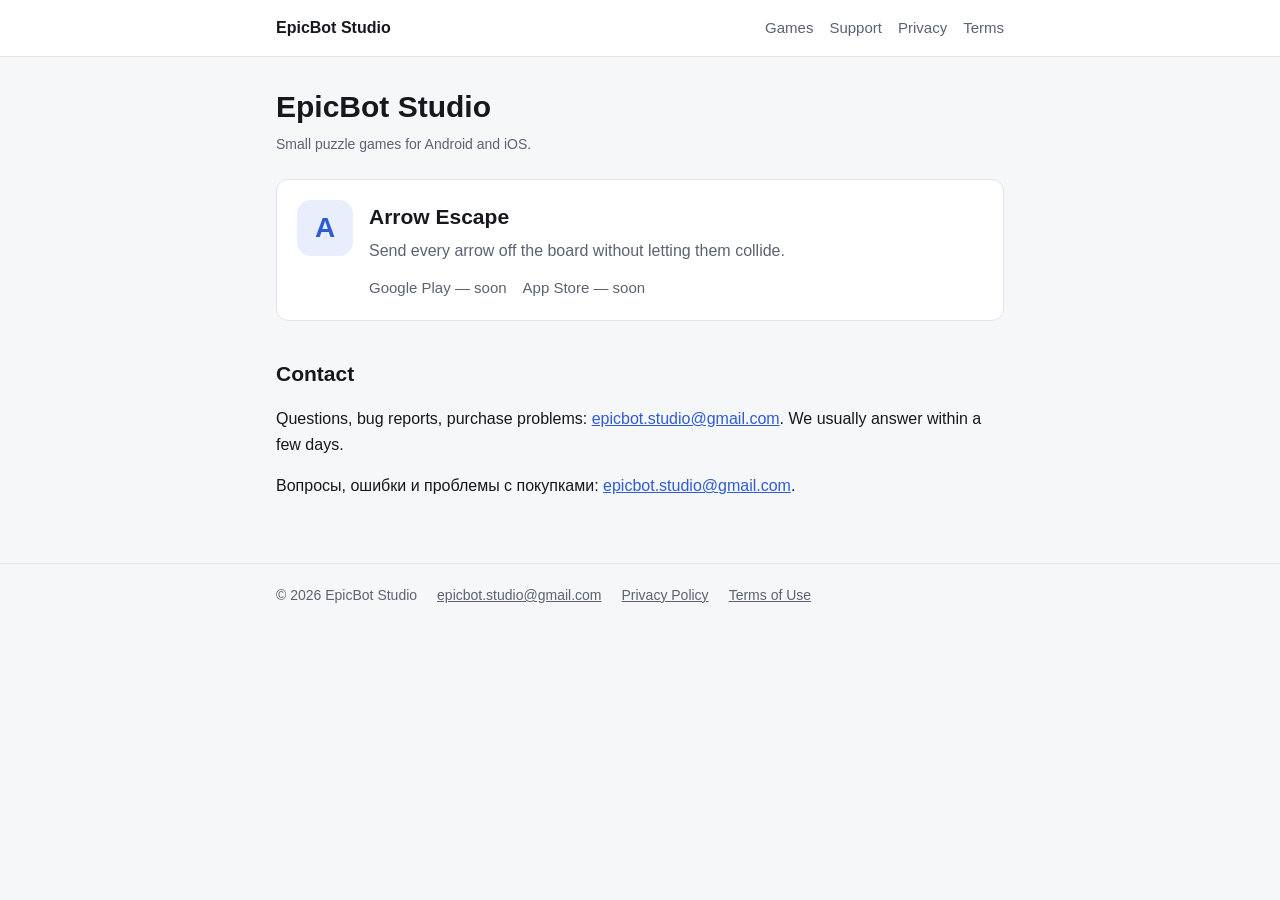
<file: index.html>
<!doctype html>
<html lang="en">
<head>
  <meta charset="utf-8">
  <meta name="viewport" content="width=device-width, initial-scale=1">
  <title>EpicBot Studio</title>
  <meta name="description" content="Mobile puzzle games by EpicBot Studio.">
  <link rel="stylesheet" href="style.css">
</head>
<body>
<header class="site">
  <div class="inner">
    <a class="brand" href="index.html">EpicBot Studio</a>
    <nav>
      <a href="index.html">Games</a>
      <a href="support.html">Support</a>
      <a href="privacy.html">Privacy</a>
      <a href="terms.html">Terms</a>
    </nav>
  </div>
</header>
<main>
  <h1>EpicBot Studio</h1>
  <p class="meta">Small puzzle games for Android and iOS.</p>

  <section class="card app-card">
    <div class="icon" aria-hidden="true">A</div>
    <div>
      <h2>Arrow Escape</h2>
      <p>Send every arrow off the board without letting them collide.</p>
      <div class="links">
        <span class="soon">Google Play — soon</span>
        <span class="soon">App Store — soon</span>
      </div>
    </div>
  </section>

  <h2>Contact</h2>
  <p>Questions, bug reports, purchase problems: <a href="mailto:epicbot.studio@gmail.com">epicbot.studio@gmail.com</a>. We usually answer within a few days.</p>
  <p lang="ru">Вопросы, ошибки и проблемы с покупками: <a href="mailto:epicbot.studio@gmail.com">epicbot.studio@gmail.com</a>.</p>
</main>
<footer class="site">
  <div class="inner">
    <span>© 2026 EpicBot Studio</span>
    <a href="mailto:epicbot.studio@gmail.com">epicbot.studio@gmail.com</a>
    <a href="privacy.html">Privacy Policy</a>
    <a href="terms.html">Terms of Use</a>
  </div>
</footer>
</body>
</html>
</file>
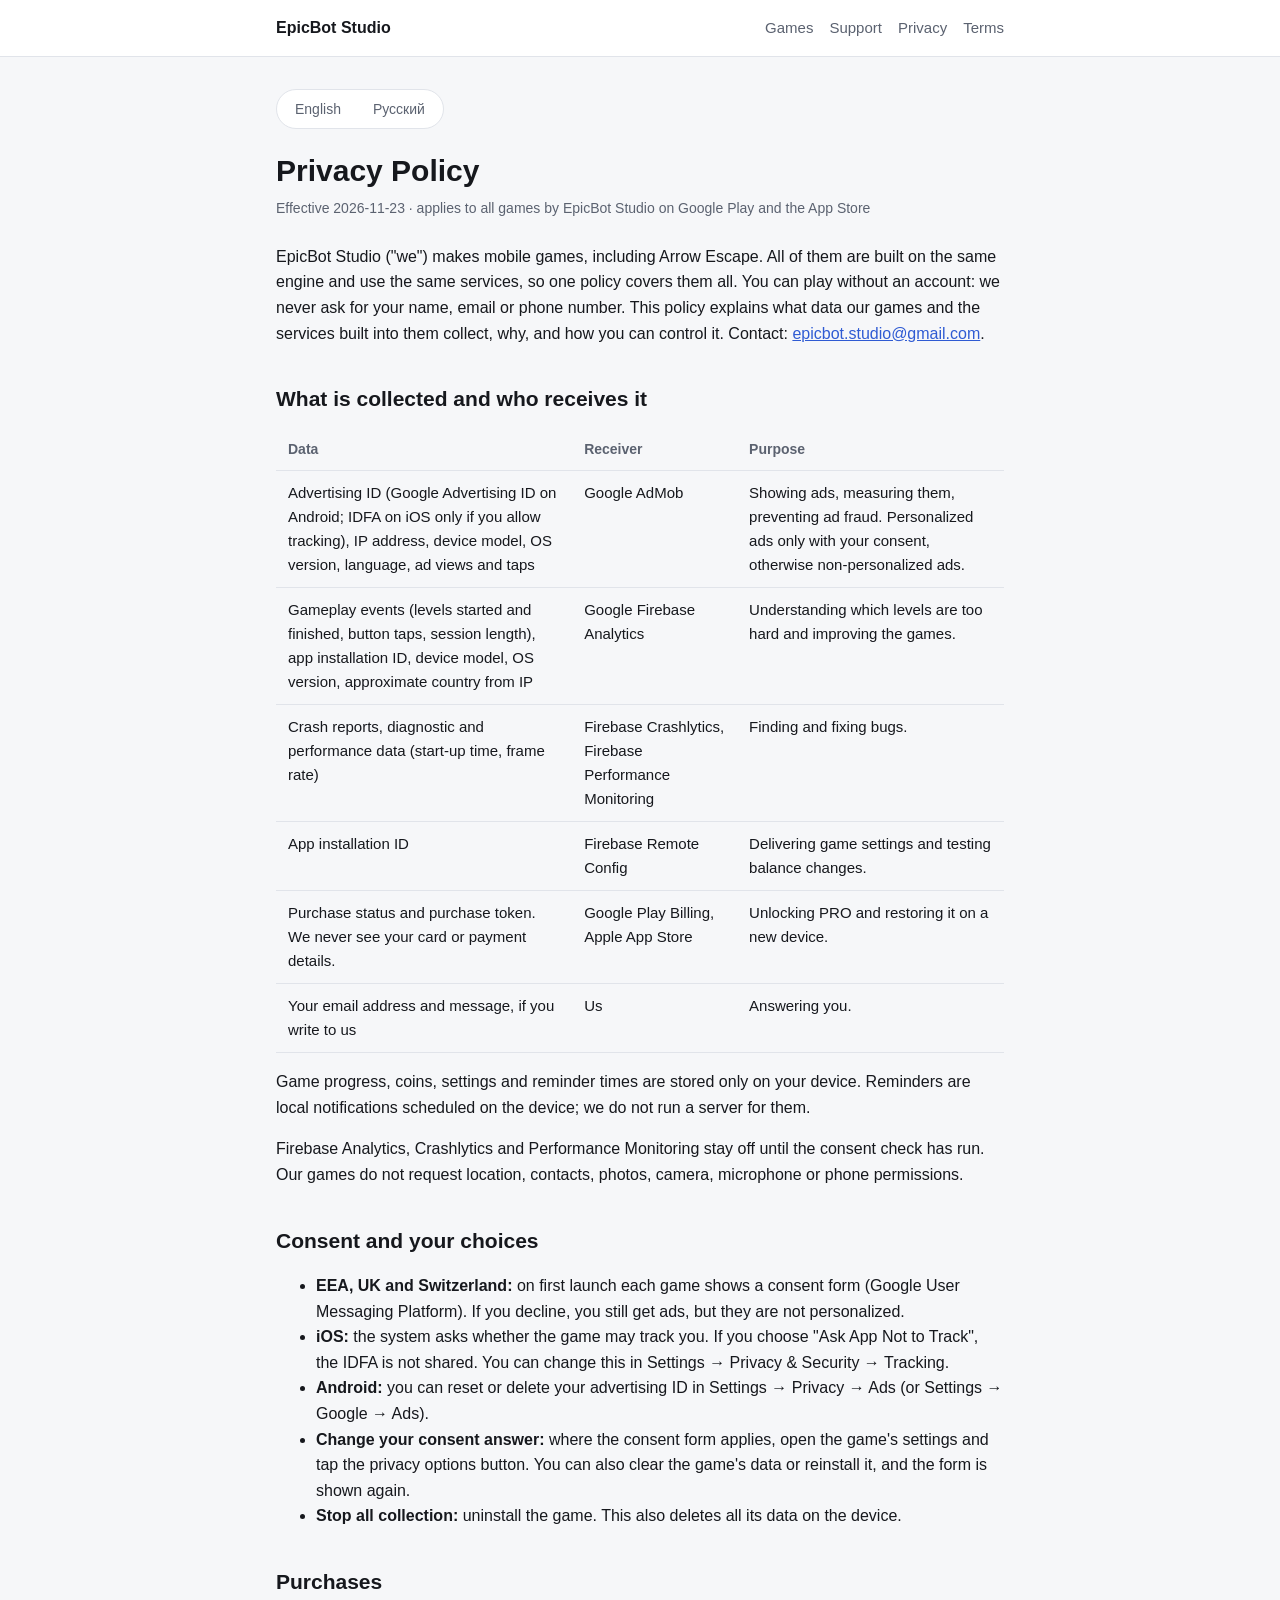
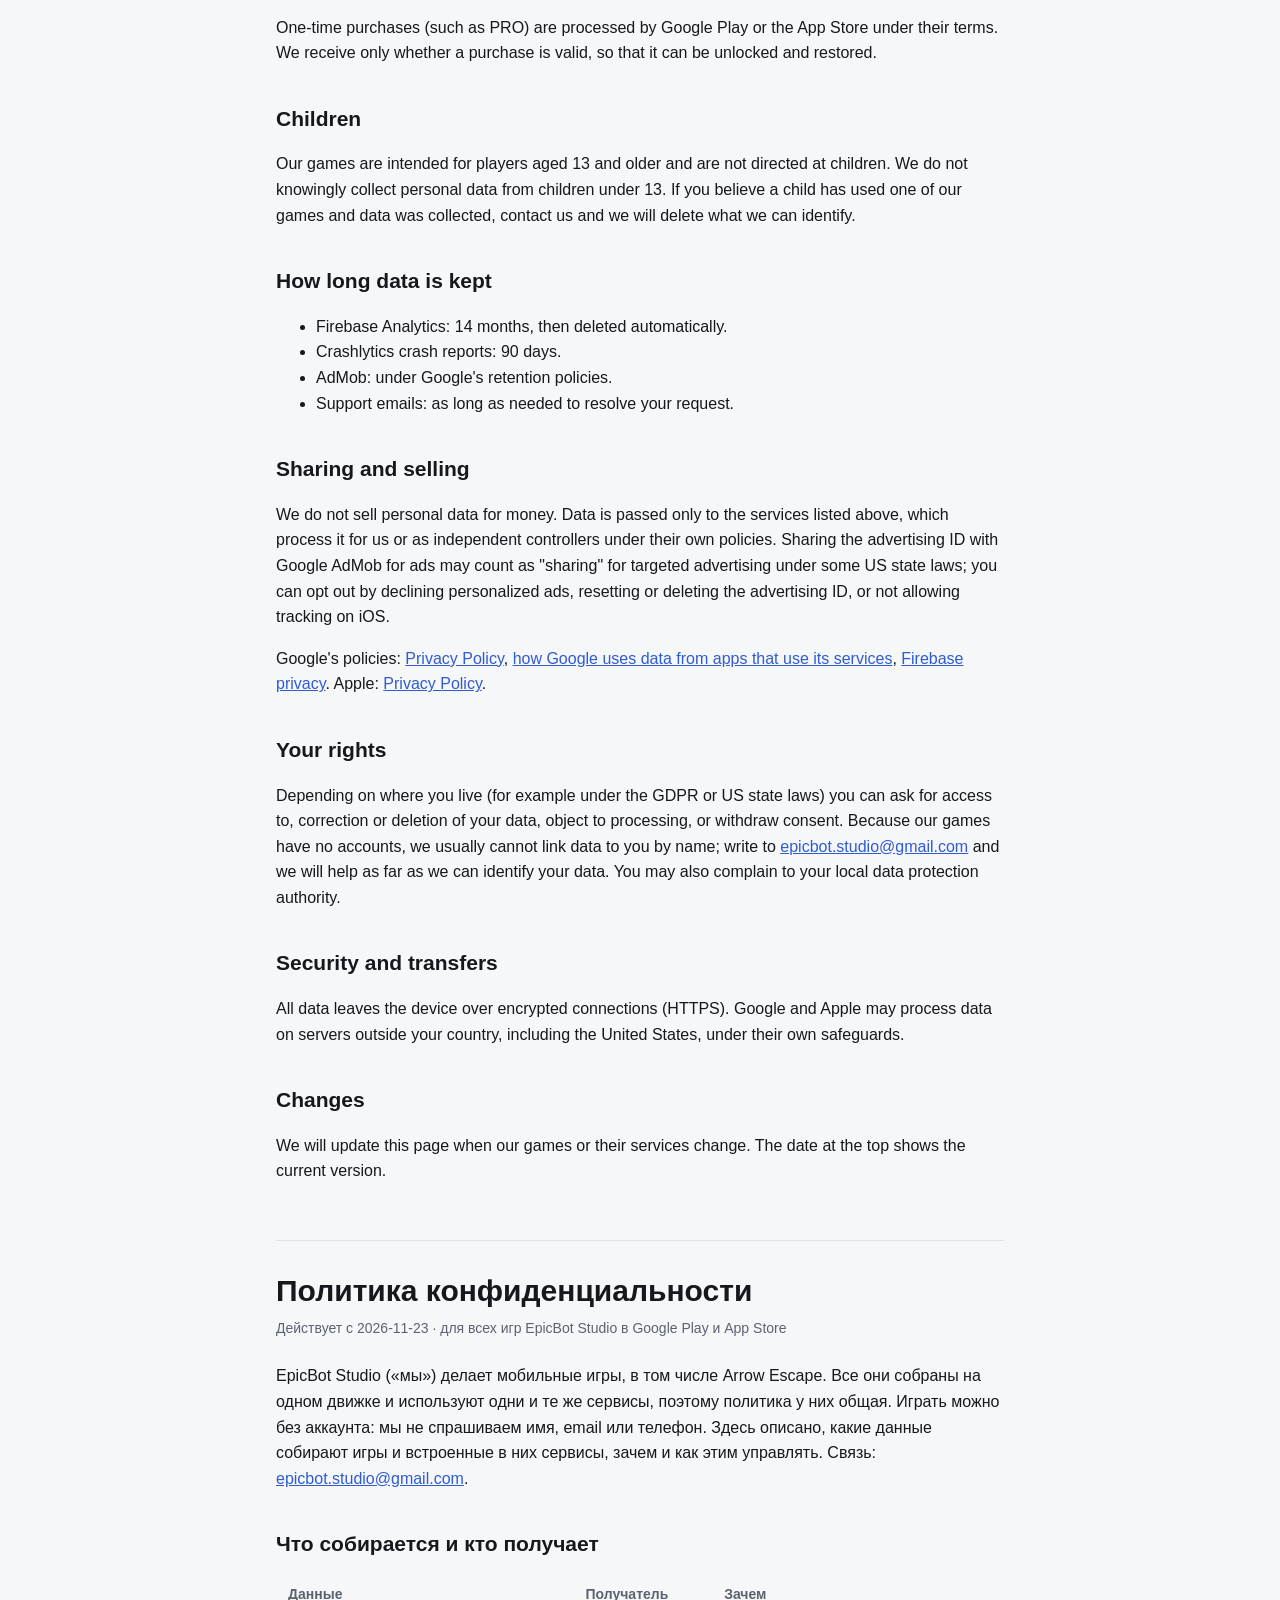
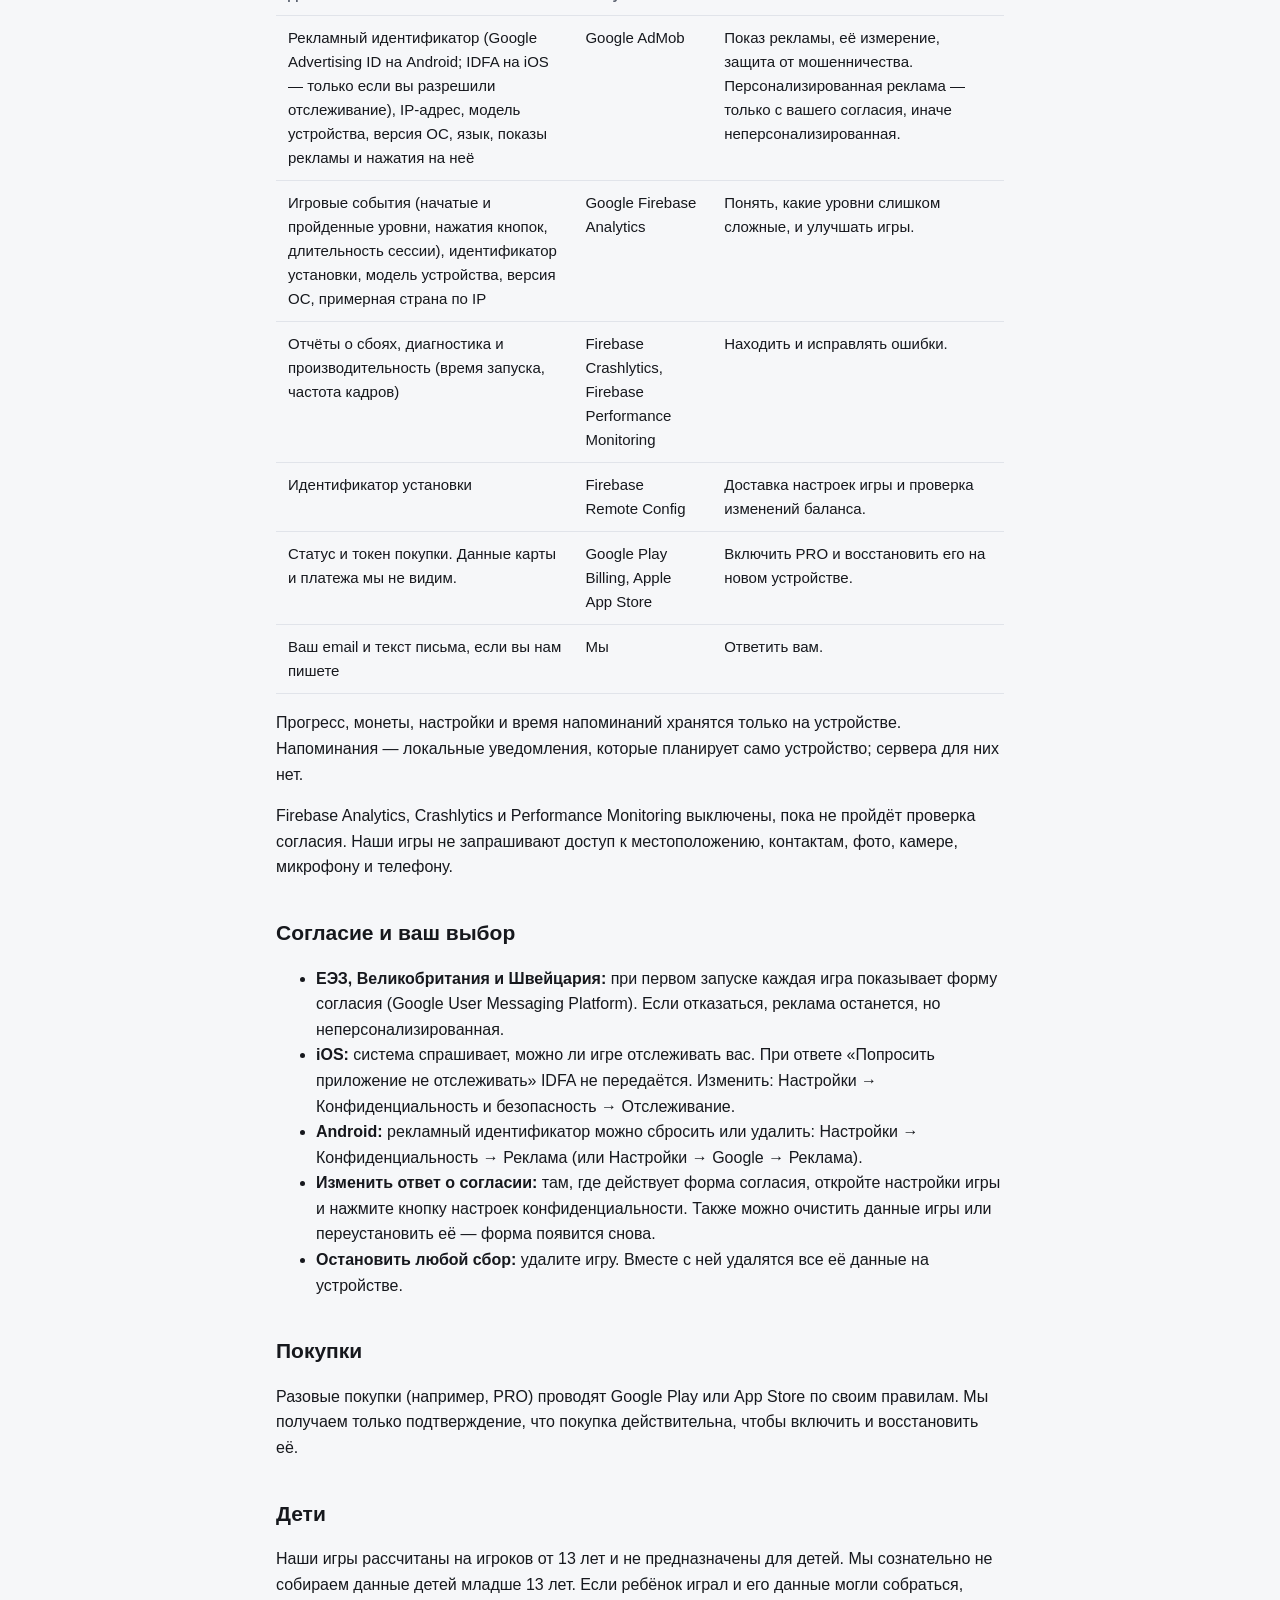
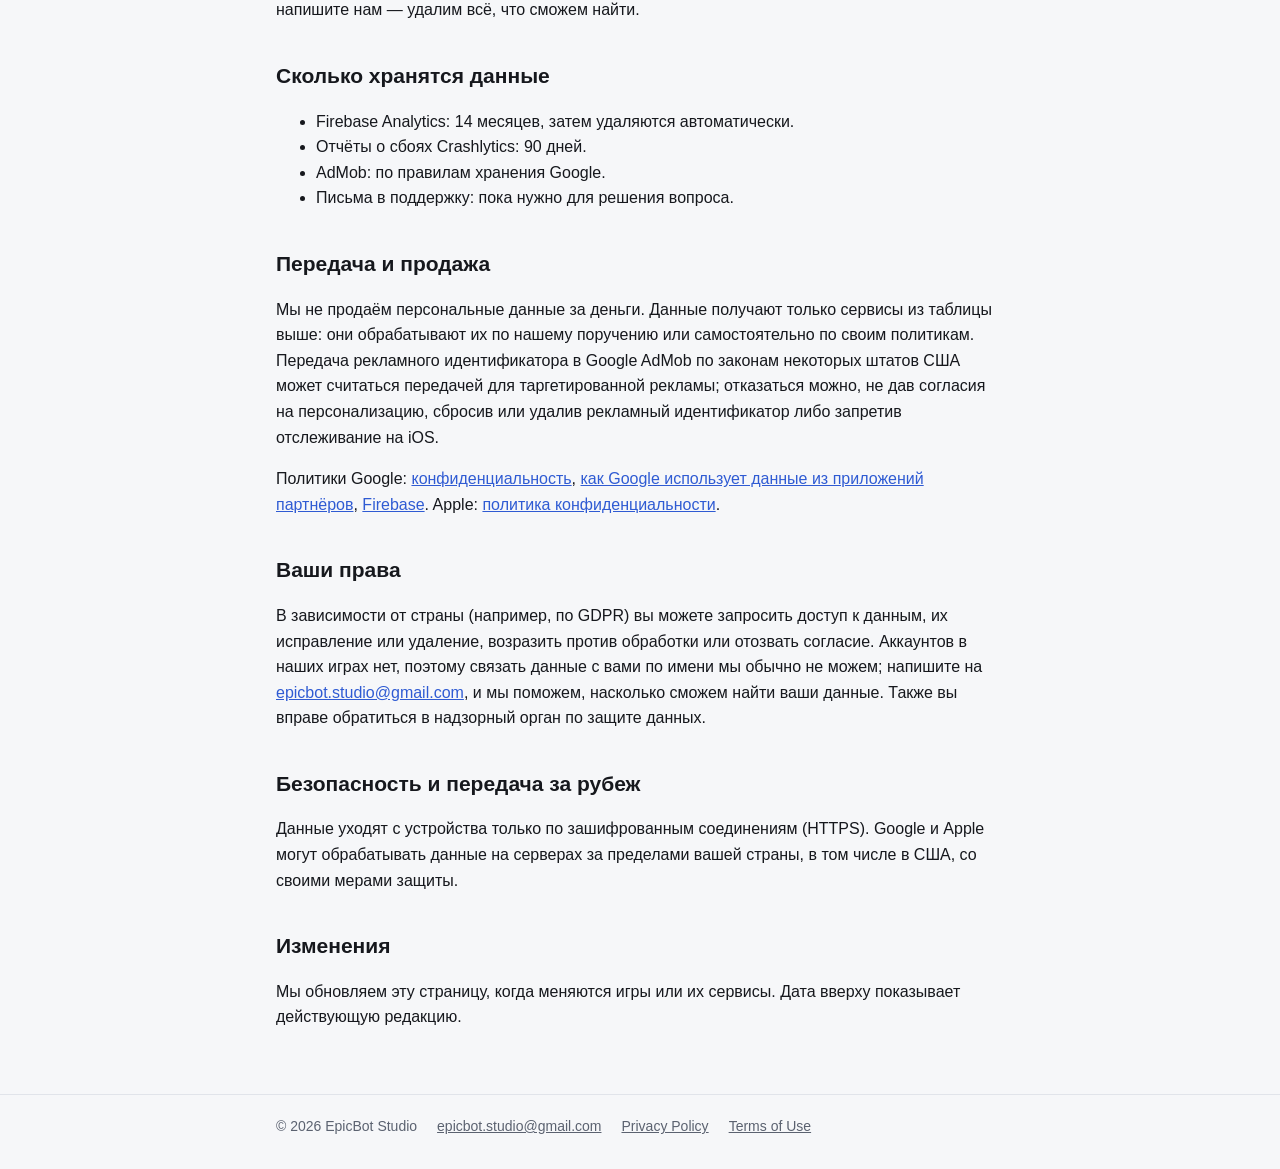
<file: privacy.html>
<!doctype html>
<html lang="en">
<head>
  <meta charset="utf-8">
  <meta name="viewport" content="width=device-width, initial-scale=1">
  <title>Privacy Policy · EpicBot Studio</title>
  <meta name="description" content="What data games by EpicBot Studio collect, who receives it and how to control it.">
  <link rel="stylesheet" href="style.css">
</head>
<body>
<header class="site">
  <div class="inner">
    <a class="brand" href="index.html">EpicBot Studio</a>
    <nav>
      <a href="index.html">Games</a>
      <a href="support.html">Support</a>
      <a href="privacy.html">Privacy</a>
      <a href="terms.html">Terms</a>
    </nav>
  </div>
</header>
<main>
  <nav class="lang-switch" aria-label="Language">
    <a href="#en">English</a>
    <a href="#ru">Русский</a>
  </nav>

  <article id="en">
    <h1>Privacy Policy</h1>
    <p class="meta">Effective 2026-11-23 · applies to all games by EpicBot Studio on Google Play and the App Store</p>

    <p>EpicBot Studio ("we") makes mobile games, including Arrow Escape. All of them are built on the same engine and use the same services, so one policy covers them all. You can play without an account: we never ask for your name, email or phone number. This policy explains what data our games and the services built into them collect, why, and how you can control it. Contact: <a href="mailto:epicbot.studio@gmail.com">epicbot.studio@gmail.com</a>.</p>

    <h2>What is collected and who receives it</h2>
    <div class="table-wrap">
      <table>
        <thead><tr><th>Data</th><th>Receiver</th><th>Purpose</th></tr></thead>
        <tbody>
          <tr>
            <td>Advertising ID (Google Advertising ID on Android; IDFA on iOS only if you allow tracking), IP address, device model, OS version, language, ad views and taps</td>
            <td>Google AdMob</td>
            <td>Showing ads, measuring them, preventing ad fraud. Personalized ads only with your consent, otherwise non-personalized ads.</td>
          </tr>
          <tr>
            <td>Gameplay events (levels started and finished, button taps, session length), app installation ID, device model, OS version, approximate country from IP</td>
            <td>Google Firebase Analytics</td>
            <td>Understanding which levels are too hard and improving the games.</td>
          </tr>
          <tr>
            <td>Crash reports, diagnostic and performance data (start-up time, frame rate)</td>
            <td>Firebase Crashlytics, Firebase Performance Monitoring</td>
            <td>Finding and fixing bugs.</td>
          </tr>
          <tr>
            <td>App installation ID</td>
            <td>Firebase Remote Config</td>
            <td>Delivering game settings and testing balance changes.</td>
          </tr>
          <tr>
            <td>Purchase status and purchase token. We never see your card or payment details.</td>
            <td>Google Play Billing, Apple App Store</td>
            <td>Unlocking PRO and restoring it on a new device.</td>
          </tr>
          <tr>
            <td>Your email address and message, if you write to us</td>
            <td>Us</td>
            <td>Answering you.</td>
          </tr>
        </tbody>
      </table>
    </div>
    <p>Game progress, coins, settings and reminder times are stored only on your device. Reminders are local notifications scheduled on the device; we do not run a server for them.</p>
    <p>Firebase Analytics, Crashlytics and Performance Monitoring stay off until the consent check has run. Our games do not request location, contacts, photos, camera, microphone or phone permissions.</p>

    <h2>Consent and your choices</h2>
    <ul>
      <li><strong>EEA, UK and Switzerland:</strong> on first launch each game shows a consent form (Google User Messaging Platform). If you decline, you still get ads, but they are not personalized.</li>
      <li><strong>iOS:</strong> the system asks whether the game may track you. If you choose "Ask App Not to Track", the IDFA is not shared. You can change this in Settings → Privacy &amp; Security → Tracking.</li>
      <li><strong>Android:</strong> you can reset or delete your advertising ID in Settings → Privacy → Ads (or Settings → Google → Ads).</li>
      <li><strong>Change your consent answer:</strong> where the consent form applies, open the game's settings and tap the privacy options button. You can also clear the game's data or reinstall it, and the form is shown again.</li>
      <li><strong>Stop all collection:</strong> uninstall the game. This also deletes all its data on the device.</li>
    </ul>

    <h2>Purchases</h2>
    <p>One-time purchases (such as PRO) are processed by Google Play or the App Store under their terms. We receive only whether a purchase is valid, so that it can be unlocked and restored.</p>

    <h2>Children</h2>
    <p>Our games are intended for players aged 13 and older and are not directed at children. We do not knowingly collect personal data from children under 13. If you believe a child has used one of our games and data was collected, contact us and we will delete what we can identify.</p>

    <h2>How long data is kept</h2>
    <ul>
      <li>Firebase Analytics: 14 months, then deleted automatically.</li>
      <li>Crashlytics crash reports: 90 days.</li>
      <li>AdMob: under Google's retention policies.</li>
      <li>Support emails: as long as needed to resolve your request.</li>
    </ul>

    <h2>Sharing and selling</h2>
    <p>We do not sell personal data for money. Data is passed only to the services listed above, which process it for us or as independent controllers under their own policies. Sharing the advertising ID with Google AdMob for ads may count as "sharing" for targeted advertising under some US state laws; you can opt out by declining personalized ads, resetting or deleting the advertising ID, or not allowing tracking on iOS.</p>
    <p>Google's policies: <a href="https://policies.google.com/privacy">Privacy Policy</a>, <a href="https://policies.google.com/technologies/partner-sites">how Google uses data from apps that use its services</a>, <a href="https://firebase.google.com/support/privacy">Firebase privacy</a>. Apple: <a href="https://www.apple.com/legal/privacy/">Privacy Policy</a>.</p>

    <h2>Your rights</h2>
    <p>Depending on where you live (for example under the GDPR or US state laws) you can ask for access to, correction or deletion of your data, object to processing, or withdraw consent. Because our games have no accounts, we usually cannot link data to you by name; write to <a href="mailto:epicbot.studio@gmail.com">epicbot.studio@gmail.com</a> and we will help as far as we can identify your data. You may also complain to your local data protection authority.</p>

    <h2>Security and transfers</h2>
    <p>All data leaves the device over encrypted connections (HTTPS). Google and Apple may process data on servers outside your country, including the United States, under their own safeguards.</p>

    <h2>Changes</h2>
    <p>We will update this page when our games or their services change. The date at the top shows the current version.</p>
  </article>

  <hr class="lang">

  <article id="ru" lang="ru">
    <h1>Политика конфиденциальности</h1>
    <p class="meta">Действует с 2026-11-23 · для всех игр EpicBot Studio в Google Play и App Store</p>

    <p>EpicBot Studio («мы») делает мобильные игры, в том числе Arrow Escape. Все они собраны на одном движке и используют одни и те же сервисы, поэтому политика у них общая. Играть можно без аккаунта: мы не спрашиваем имя, email или телефон. Здесь описано, какие данные собирают игры и встроенные в них сервисы, зачем и как этим управлять. Связь: <a href="mailto:epicbot.studio@gmail.com">epicbot.studio@gmail.com</a>.</p>

    <h2>Что собирается и кто получает</h2>
    <div class="table-wrap">
      <table>
        <thead><tr><th>Данные</th><th>Получатель</th><th>Зачем</th></tr></thead>
        <tbody>
          <tr>
            <td>Рекламный идентификатор (Google Advertising ID на Android; IDFA на iOS — только если вы разрешили отслеживание), IP-адрес, модель устройства, версия ОС, язык, показы рекламы и нажатия на неё</td>
            <td>Google AdMob</td>
            <td>Показ рекламы, её измерение, защита от мошенничества. Персонализированная реклама — только с вашего согласия, иначе неперсонализированная.</td>
          </tr>
          <tr>
            <td>Игровые события (начатые и пройденные уровни, нажатия кнопок, длительность сессии), идентификатор установки, модель устройства, версия ОС, примерная страна по IP</td>
            <td>Google Firebase Analytics</td>
            <td>Понять, какие уровни слишком сложные, и улучшать игры.</td>
          </tr>
          <tr>
            <td>Отчёты о сбоях, диагностика и производительность (время запуска, частота кадров)</td>
            <td>Firebase Crashlytics, Firebase Performance Monitoring</td>
            <td>Находить и исправлять ошибки.</td>
          </tr>
          <tr>
            <td>Идентификатор установки</td>
            <td>Firebase Remote Config</td>
            <td>Доставка настроек игры и проверка изменений баланса.</td>
          </tr>
          <tr>
            <td>Статус и токен покупки. Данные карты и платежа мы не видим.</td>
            <td>Google Play Billing, Apple App Store</td>
            <td>Включить PRO и восстановить его на новом устройстве.</td>
          </tr>
          <tr>
            <td>Ваш email и текст письма, если вы нам пишете</td>
            <td>Мы</td>
            <td>Ответить вам.</td>
          </tr>
        </tbody>
      </table>
    </div>
    <p>Прогресс, монеты, настройки и время напоминаний хранятся только на устройстве. Напоминания — локальные уведомления, которые планирует само устройство; сервера для них нет.</p>
    <p>Firebase Analytics, Crashlytics и Performance Monitoring выключены, пока не пройдёт проверка согласия. Наши игры не запрашивают доступ к местоположению, контактам, фото, камере, микрофону и телефону.</p>

    <h2>Согласие и ваш выбор</h2>
    <ul>
      <li><strong>ЕЭЗ, Великобритания и Швейцария:</strong> при первом запуске каждая игра показывает форму согласия (Google User Messaging Platform). Если отказаться, реклама останется, но неперсонализированная.</li>
      <li><strong>iOS:</strong> система спрашивает, можно ли игре отслеживать вас. При ответе «Попросить приложение не отслеживать» IDFA не передаётся. Изменить: Настройки → Конфиденциальность и безопасность → Отслеживание.</li>
      <li><strong>Android:</strong> рекламный идентификатор можно сбросить или удалить: Настройки → Конфиденциальность → Реклама (или Настройки → Google → Реклама).</li>
      <li><strong>Изменить ответ о согласии:</strong> там, где действует форма согласия, откройте настройки игры и нажмите кнопку настроек конфиденциальности. Также можно очистить данные игры или переустановить её — форма появится снова.</li>
      <li><strong>Остановить любой сбор:</strong> удалите игру. Вместе с ней удалятся все её данные на устройстве.</li>
    </ul>

    <h2>Покупки</h2>
    <p>Разовые покупки (например, PRO) проводят Google Play или App Store по своим правилам. Мы получаем только подтверждение, что покупка действительна, чтобы включить и восстановить её.</p>

    <h2>Дети</h2>
    <p>Наши игры рассчитаны на игроков от 13 лет и не предназначены для детей. Мы сознательно не собираем данные детей младше 13 лет. Если ребёнок играл и его данные могли собраться, напишите нам — удалим всё, что сможем найти.</p>

    <h2>Сколько хранятся данные</h2>
    <ul>
      <li>Firebase Analytics: 14 месяцев, затем удаляются автоматически.</li>
      <li>Отчёты о сбоях Crashlytics: 90 дней.</li>
      <li>AdMob: по правилам хранения Google.</li>
      <li>Письма в поддержку: пока нужно для решения вопроса.</li>
    </ul>

    <h2>Передача и продажа</h2>
    <p>Мы не продаём персональные данные за деньги. Данные получают только сервисы из таблицы выше: они обрабатывают их по нашему поручению или самостоятельно по своим политикам. Передача рекламного идентификатора в Google AdMob по законам некоторых штатов США может считаться передачей для таргетированной рекламы; отказаться можно, не дав согласия на персонализацию, сбросив или удалив рекламный идентификатор либо запретив отслеживание на iOS.</p>
    <p>Политики Google: <a href="https://policies.google.com/privacy">конфиденциальность</a>, <a href="https://policies.google.com/technologies/partner-sites">как Google использует данные из приложений партнёров</a>, <a href="https://firebase.google.com/support/privacy">Firebase</a>. Apple: <a href="https://www.apple.com/legal/privacy/">политика конфиденциальности</a>.</p>

    <h2>Ваши права</h2>
    <p>В зависимости от страны (например, по GDPR) вы можете запросить доступ к данным, их исправление или удаление, возразить против обработки или отозвать согласие. Аккаунтов в наших играх нет, поэтому связать данные с вами по имени мы обычно не можем; напишите на <a href="mailto:epicbot.studio@gmail.com">epicbot.studio@gmail.com</a>, и мы поможем, насколько сможем найти ваши данные. Также вы вправе обратиться в надзорный орган по защите данных.</p>

    <h2>Безопасность и передача за рубеж</h2>
    <p>Данные уходят с устройства только по зашифрованным соединениям (HTTPS). Google и Apple могут обрабатывать данные на серверах за пределами вашей страны, в том числе в США, со своими мерами защиты.</p>

    <h2>Изменения</h2>
    <p>Мы обновляем эту страницу, когда меняются игры или их сервисы. Дата вверху показывает действующую редакцию.</p>
  </article>
</main>
<footer class="site">
  <div class="inner">
    <span>© 2026 EpicBot Studio</span>
    <a href="mailto:epicbot.studio@gmail.com">epicbot.studio@gmail.com</a>
    <a href="privacy.html">Privacy Policy</a>
    <a href="terms.html">Terms of Use</a>
  </div>
</footer>
</body>
</html>
</file>
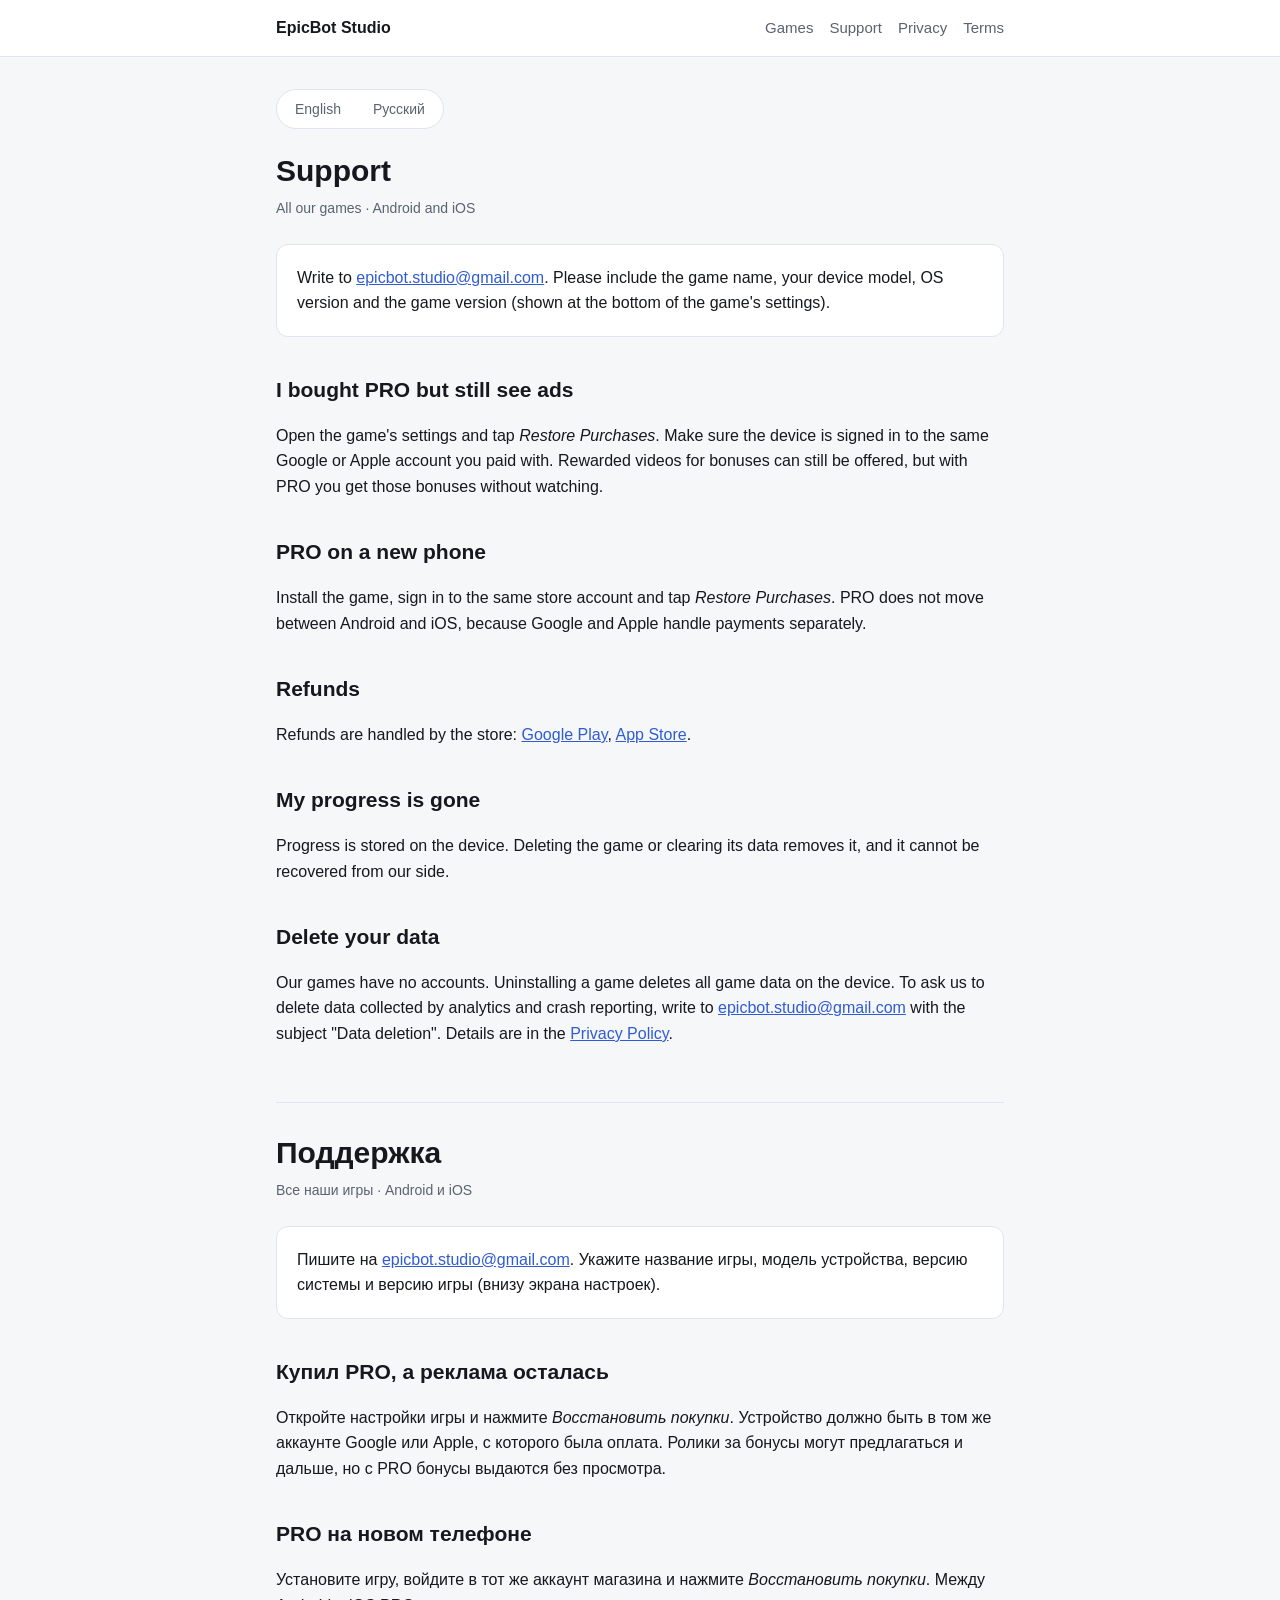
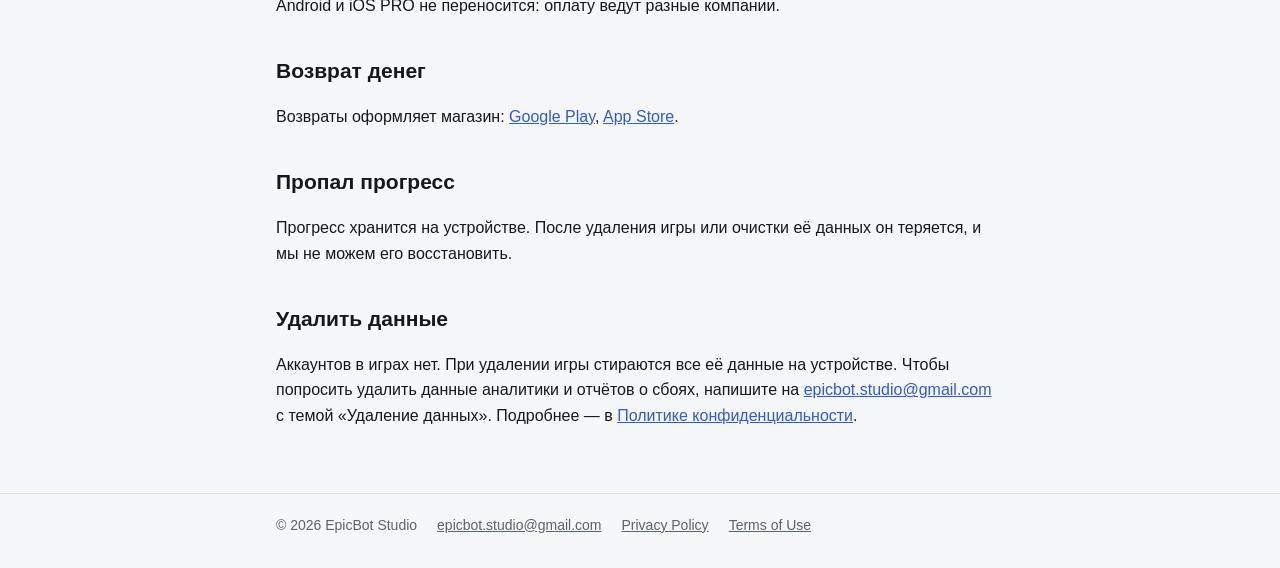
<file: support.html>
<!doctype html>
<html lang="en">
<head>
  <meta charset="utf-8">
  <meta name="viewport" content="width=device-width, initial-scale=1">
  <title>Support · EpicBot Studio</title>
  <meta name="description" content="Help with games by EpicBot Studio: purchases, ads, progress and data deletion.">
  <link rel="stylesheet" href="style.css">
</head>
<body>
<header class="site">
  <div class="inner">
    <a class="brand" href="index.html">EpicBot Studio</a>
    <nav>
      <a href="index.html">Games</a>
      <a href="support.html">Support</a>
      <a href="privacy.html">Privacy</a>
      <a href="terms.html">Terms</a>
    </nav>
  </div>
</header>
<main>
  <nav class="lang-switch" aria-label="Language">
    <a href="#en">English</a>
    <a href="#ru">Русский</a>
  </nav>

  <article id="en">
    <h1>Support</h1>
    <p class="meta">All our games · Android and iOS</p>

    <section class="card">
      <p style="margin:0">Write to <a href="mailto:epicbot.studio@gmail.com?subject=Support">epicbot.studio@gmail.com</a>. Please include the game name, your device model, OS version and the game version (shown at the bottom of the game's settings).</p>
    </section>

    <h2>I bought PRO but still see ads</h2>
    <p>Open the game's settings and tap <em>Restore Purchases</em>. Make sure the device is signed in to the same Google or Apple account you paid with. Rewarded videos for bonuses can still be offered, but with PRO you get those bonuses without watching.</p>

    <h2>PRO on a new phone</h2>
    <p>Install the game, sign in to the same store account and tap <em>Restore Purchases</em>. PRO does not move between Android and iOS, because Google and Apple handle payments separately.</p>

    <h2>Refunds</h2>
    <p>Refunds are handled by the store: <a href="https://support.google.com/googleplay/answer/2479637">Google Play</a>, <a href="https://reportaproblem.apple.com">App Store</a>.</p>

    <h2>My progress is gone</h2>
    <p>Progress is stored on the device. Deleting the game or clearing its data removes it, and it cannot be recovered from our side.</p>

    <h2 id="delete-data">Delete your data</h2>
    <p>Our games have no accounts. Uninstalling a game deletes all game data on the device. To ask us to delete data collected by analytics and crash reporting, write to <a href="mailto:epicbot.studio@gmail.com?subject=Data%20deletion">epicbot.studio@gmail.com</a> with the subject "Data deletion". Details are in the <a href="privacy.html">Privacy Policy</a>.</p>
  </article>

  <hr class="lang">

  <article id="ru" lang="ru">
    <h1>Поддержка</h1>
    <p class="meta">Все наши игры · Android и iOS</p>

    <section class="card">
      <p style="margin:0">Пишите на <a href="mailto:epicbot.studio@gmail.com?subject=Support">epicbot.studio@gmail.com</a>. Укажите название игры, модель устройства, версию системы и версию игры (внизу экрана настроек).</p>
    </section>

    <h2>Купил PRO, а реклама осталась</h2>
    <p>Откройте настройки игры и нажмите <em>Восстановить покупки</em>. Устройство должно быть в том же аккаунте Google или Apple, с которого была оплата. Ролики за бонусы могут предлагаться и дальше, но с PRO бонусы выдаются без просмотра.</p>

    <h2>PRO на новом телефоне</h2>
    <p>Установите игру, войдите в тот же аккаунт магазина и нажмите <em>Восстановить покупки</em>. Между Android и iOS PRO не переносится: оплату ведут разные компании.</p>

    <h2>Возврат денег</h2>
    <p>Возвраты оформляет магазин: <a href="https://support.google.com/googleplay/answer/2479637?hl=ru">Google Play</a>, <a href="https://reportaproblem.apple.com">App Store</a>.</p>

    <h2>Пропал прогресс</h2>
    <p>Прогресс хранится на устройстве. После удаления игры или очистки её данных он теряется, и мы не можем его восстановить.</p>

    <h2 id="delete-data-ru">Удалить данные</h2>
    <p>Аккаунтов в играх нет. При удалении игры стираются все её данные на устройстве. Чтобы попросить удалить данные аналитики и отчётов о сбоях, напишите на <a href="mailto:epicbot.studio@gmail.com?subject=Data%20deletion">epicbot.studio@gmail.com</a> с темой «Удаление данных». Подробнее — в <a href="privacy.html#ru">Политике конфиденциальности</a>.</p>
  </article>
</main>
<footer class="site">
  <div class="inner">
    <span>© 2026 EpicBot Studio</span>
    <a href="mailto:epicbot.studio@gmail.com">epicbot.studio@gmail.com</a>
    <a href="privacy.html">Privacy Policy</a>
    <a href="terms.html">Terms of Use</a>
  </div>
</footer>
</body>
</html>
</file>
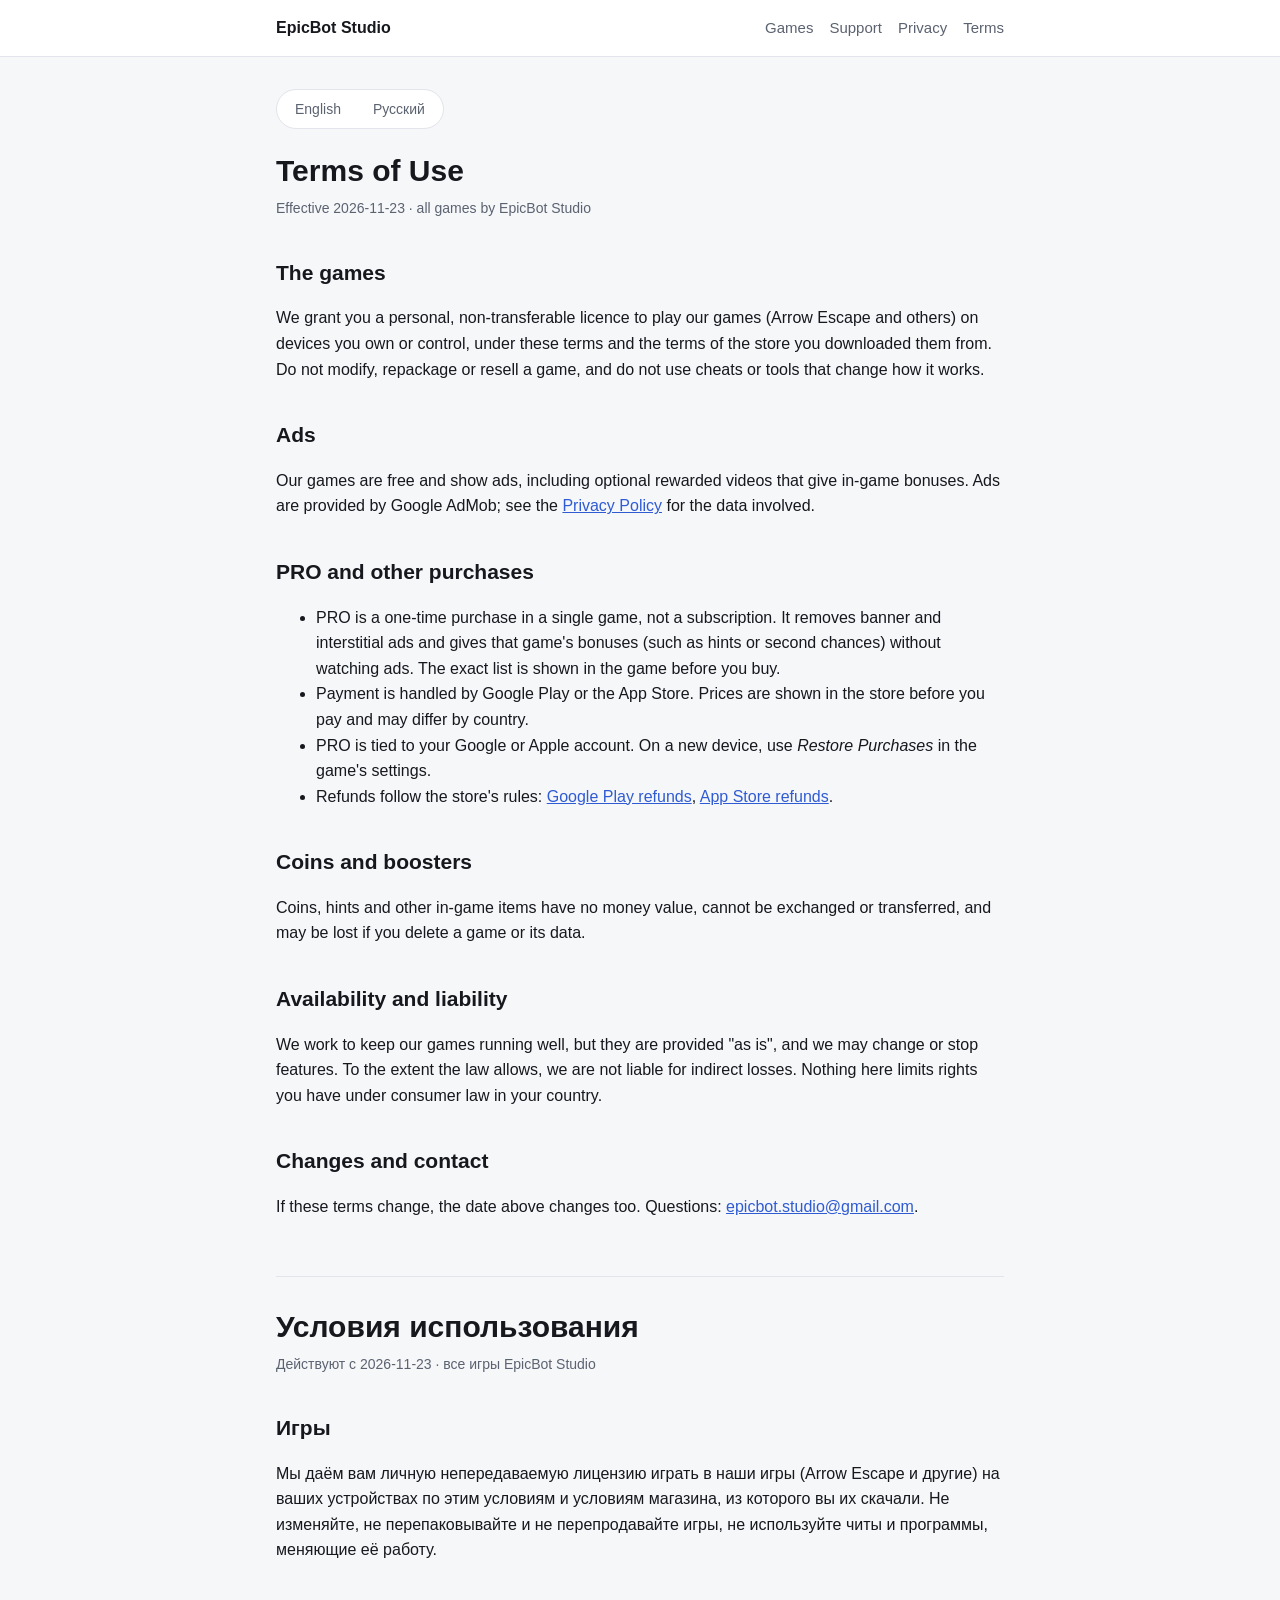
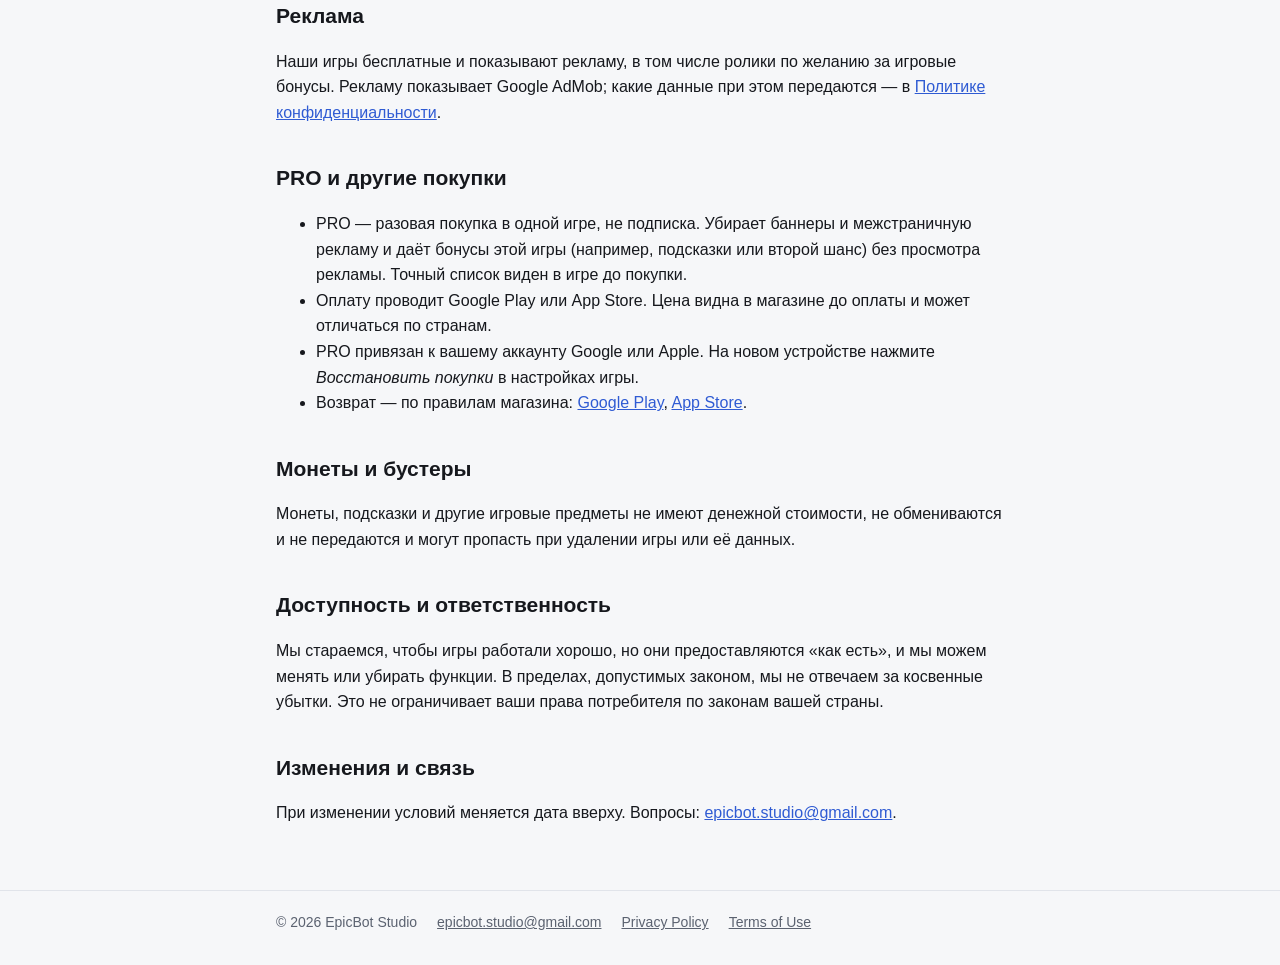
<file: terms.html>
<!doctype html>
<html lang="en">
<head>
  <meta charset="utf-8">
  <meta name="viewport" content="width=device-width, initial-scale=1">
  <title>Terms of Use · EpicBot Studio</title>
  <meta name="description" content="Terms of use for games by EpicBot Studio, including in-app purchases.">
  <link rel="stylesheet" href="style.css">
</head>
<body>
<header class="site">
  <div class="inner">
    <a class="brand" href="index.html">EpicBot Studio</a>
    <nav>
      <a href="index.html">Games</a>
      <a href="support.html">Support</a>
      <a href="privacy.html">Privacy</a>
      <a href="terms.html">Terms</a>
    </nav>
  </div>
</header>
<main>
  <nav class="lang-switch" aria-label="Language">
    <a href="#en">English</a>
    <a href="#ru">Русский</a>
  </nav>

  <article id="en">
    <h1>Terms of Use</h1>
    <p class="meta">Effective 2026-11-23 · all games by EpicBot Studio</p>

    <h2>The games</h2>
    <p>We grant you a personal, non-transferable licence to play our games (Arrow Escape and others) on devices you own or control, under these terms and the terms of the store you downloaded them from. Do not modify, repackage or resell a game, and do not use cheats or tools that change how it works.</p>

    <h2>Ads</h2>
    <p>Our games are free and show ads, including optional rewarded videos that give in-game bonuses. Ads are provided by Google AdMob; see the <a href="privacy.html">Privacy Policy</a> for the data involved.</p>

    <h2>PRO and other purchases</h2>
    <ul>
      <li>PRO is a one-time purchase in a single game, not a subscription. It removes banner and interstitial ads and gives that game's bonuses (such as hints or second chances) without watching ads. The exact list is shown in the game before you buy.</li>
      <li>Payment is handled by Google Play or the App Store. Prices are shown in the store before you pay and may differ by country.</li>
      <li>PRO is tied to your Google or Apple account. On a new device, use <em>Restore Purchases</em> in the game's settings.</li>
      <li>Refunds follow the store's rules: <a href="https://support.google.com/googleplay/answer/2479637">Google Play refunds</a>, <a href="https://reportaproblem.apple.com">App Store refunds</a>.</li>
    </ul>

    <h2>Coins and boosters</h2>
    <p>Coins, hints and other in-game items have no money value, cannot be exchanged or transferred, and may be lost if you delete a game or its data.</p>

    <h2>Availability and liability</h2>
    <p>We work to keep our games running well, but they are provided "as is", and we may change or stop features. To the extent the law allows, we are not liable for indirect losses. Nothing here limits rights you have under consumer law in your country.</p>

    <h2>Changes and contact</h2>
    <p>If these terms change, the date above changes too. Questions: <a href="mailto:epicbot.studio@gmail.com">epicbot.studio@gmail.com</a>.</p>
  </article>

  <hr class="lang">

  <article id="ru" lang="ru">
    <h1>Условия использования</h1>
    <p class="meta">Действуют с 2026-11-23 · все игры EpicBot Studio</p>

    <h2>Игры</h2>
    <p>Мы даём вам личную непередаваемую лицензию играть в наши игры (Arrow Escape и другие) на ваших устройствах по этим условиям и условиям магазина, из которого вы их скачали. Не изменяйте, не перепаковывайте и не перепродавайте игры, не используйте читы и программы, меняющие её работу.</p>

    <h2>Реклама</h2>
    <p>Наши игры бесплатные и показывают рекламу, в том числе ролики по желанию за игровые бонусы. Рекламу показывает Google AdMob; какие данные при этом передаются — в <a href="privacy.html#ru">Политике конфиденциальности</a>.</p>

    <h2>PRO и другие покупки</h2>
    <ul>
      <li>PRO — разовая покупка в одной игре, не подписка. Убирает баннеры и межстраничную рекламу и даёт бонусы этой игры (например, подсказки или второй шанс) без просмотра рекламы. Точный список виден в игре до покупки.</li>
      <li>Оплату проводит Google Play или App Store. Цена видна в магазине до оплаты и может отличаться по странам.</li>
      <li>PRO привязан к вашему аккаунту Google или Apple. На новом устройстве нажмите <em>Восстановить покупки</em> в настройках игры.</li>
      <li>Возврат — по правилам магазина: <a href="https://support.google.com/googleplay/answer/2479637?hl=ru">Google Play</a>, <a href="https://reportaproblem.apple.com">App Store</a>.</li>
    </ul>

    <h2>Монеты и бустеры</h2>
    <p>Монеты, подсказки и другие игровые предметы не имеют денежной стоимости, не обмениваются и не передаются и могут пропасть при удалении игры или её данных.</p>

    <h2>Доступность и ответственность</h2>
    <p>Мы стараемся, чтобы игры работали хорошо, но они предоставляются «как есть», и мы можем менять или убирать функции. В пределах, допустимых законом, мы не отвечаем за косвенные убытки. Это не ограничивает ваши права потребителя по законам вашей страны.</p>

    <h2>Изменения и связь</h2>
    <p>При изменении условий меняется дата вверху. Вопросы: <a href="mailto:epicbot.studio@gmail.com">epicbot.studio@gmail.com</a>.</p>
  </article>
</main>
<footer class="site">
  <div class="inner">
    <span>© 2026 EpicBot Studio</span>
    <a href="mailto:epicbot.studio@gmail.com">epicbot.studio@gmail.com</a>
    <a href="privacy.html">Privacy Policy</a>
    <a href="terms.html">Terms of Use</a>
  </div>
</footer>
</body>
</html>
</file>
<file: style.css>
:root {
  --bg: #f6f7f9;
  --surface: #ffffff;
  --text: #16181d;
  --muted: #5b6270;
  --line: #e1e4ea;
  --accent: #2f5bd3;
  --accent-soft: #e8eefc;
  color-scheme: light;
}

@media (prefers-color-scheme: dark) {
  :root {
    --bg: #0f1115;
    --surface: #171a20;
    --text: #e8eaef;
    --muted: #9aa1ae;
    --line: #2a2f38;
    --accent: #8aa8ff;
    --accent-soft: #1d2640;
    color-scheme: dark;
  }
}

* { box-sizing: border-box; }

body {
  margin: 0;
  background: var(--bg);
  color: var(--text);
  font: 16px/1.6 -apple-system, BlinkMacSystemFont, "Segoe UI", Roboto, "Helvetica Neue", Arial, sans-serif;
}

a { color: var(--accent); }

header.site {
  border-bottom: 1px solid var(--line);
  background: var(--surface);
}

header.site .inner,
main,
footer.site .inner {
  max-width: 760px;
  margin: 0 auto;
  padding: 0 16px;
}

header.site .inner {
  display: flex;
  flex-wrap: wrap;
  gap: 8px 20px;
  align-items: center;
  justify-content: space-between;
  min-height: 56px;
}

header.site .brand {
  font-weight: 700;
  color: var(--text);
  text-decoration: none;
}

header.site nav { display: flex; flex-wrap: wrap; gap: 4px 16px; font-size: 15px; }
header.site nav a { color: var(--muted); text-decoration: none; }
header.site nav a:hover, header.site nav a[aria-current="page"] { color: var(--text); }

main { padding-top: 32px; padding-bottom: 48px; }

h1 { font-size: 30px; line-height: 1.2; margin: 0 0 8px; }
h2 { font-size: 21px; margin: 36px 0 8px; }
h3 { font-size: 17px; margin: 24px 0 6px; }

.meta { color: var(--muted); font-size: 14px; margin: 0 0 24px; }

.lang-switch {
  display: inline-flex;
  gap: 4px;
  padding: 4px;
  border: 1px solid var(--line);
  border-radius: 999px;
  background: var(--surface);
  margin-bottom: 24px;
}
.lang-switch a {
  padding: 4px 14px;
  border-radius: 999px;
  text-decoration: none;
  color: var(--muted);
  font-size: 14px;
}
.lang-switch a:hover { background: var(--accent-soft); color: var(--text); }

.card {
  background: var(--surface);
  border: 1px solid var(--line);
  border-radius: 12px;
  padding: 20px;
  margin: 16px 0;
}

.app-card { display: flex; gap: 16px; align-items: flex-start; }
.app-card .icon {
  flex: none;
  width: 56px;
  height: 56px;
  border-radius: 14px;
  background: var(--accent-soft);
  color: var(--accent);
  display: grid;
  place-items: center;
  font-size: 28px;
  font-weight: 700;
}
.app-card h2 { margin: 0 0 4px; }
.app-card p { margin: 0 0 12px; color: var(--muted); }

.links { display: flex; flex-wrap: wrap; gap: 8px 16px; font-size: 15px; }
.soon { color: var(--muted); }

.table-wrap { overflow-x: auto; margin: 12px 0; }
table { border-collapse: collapse; width: 100%; font-size: 15px; min-width: 560px; }
th, td { text-align: left; vertical-align: top; padding: 10px 12px; border-bottom: 1px solid var(--line); }
th { color: var(--muted); font-weight: 600; font-size: 14px; }

hr.lang { border: 0; border-top: 1px solid var(--line); margin: 56px 0 32px; }

footer.site { border-top: 1px solid var(--line); color: var(--muted); font-size: 14px; }
footer.site .inner { padding-top: 20px; padding-bottom: 32px; display: flex; flex-wrap: wrap; gap: 8px 20px; }
footer.site a { color: var(--muted); }
</file>
